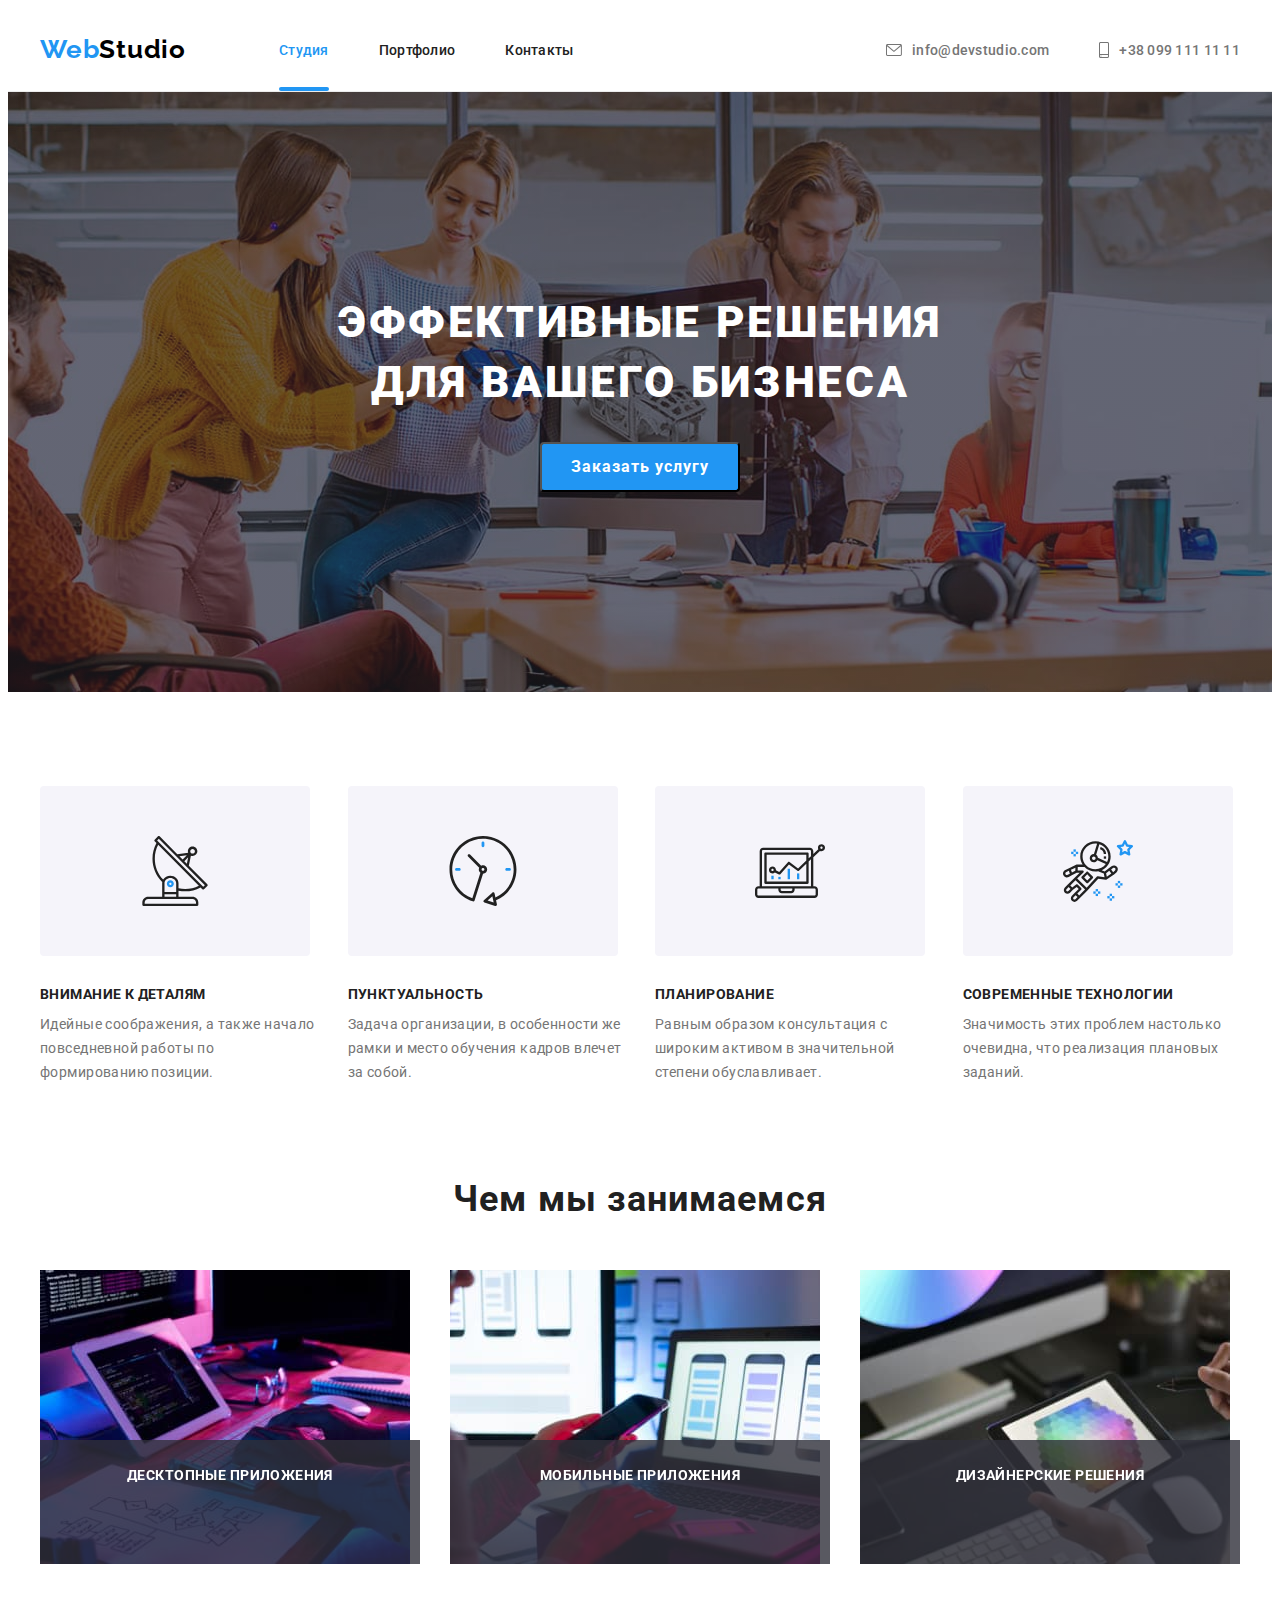
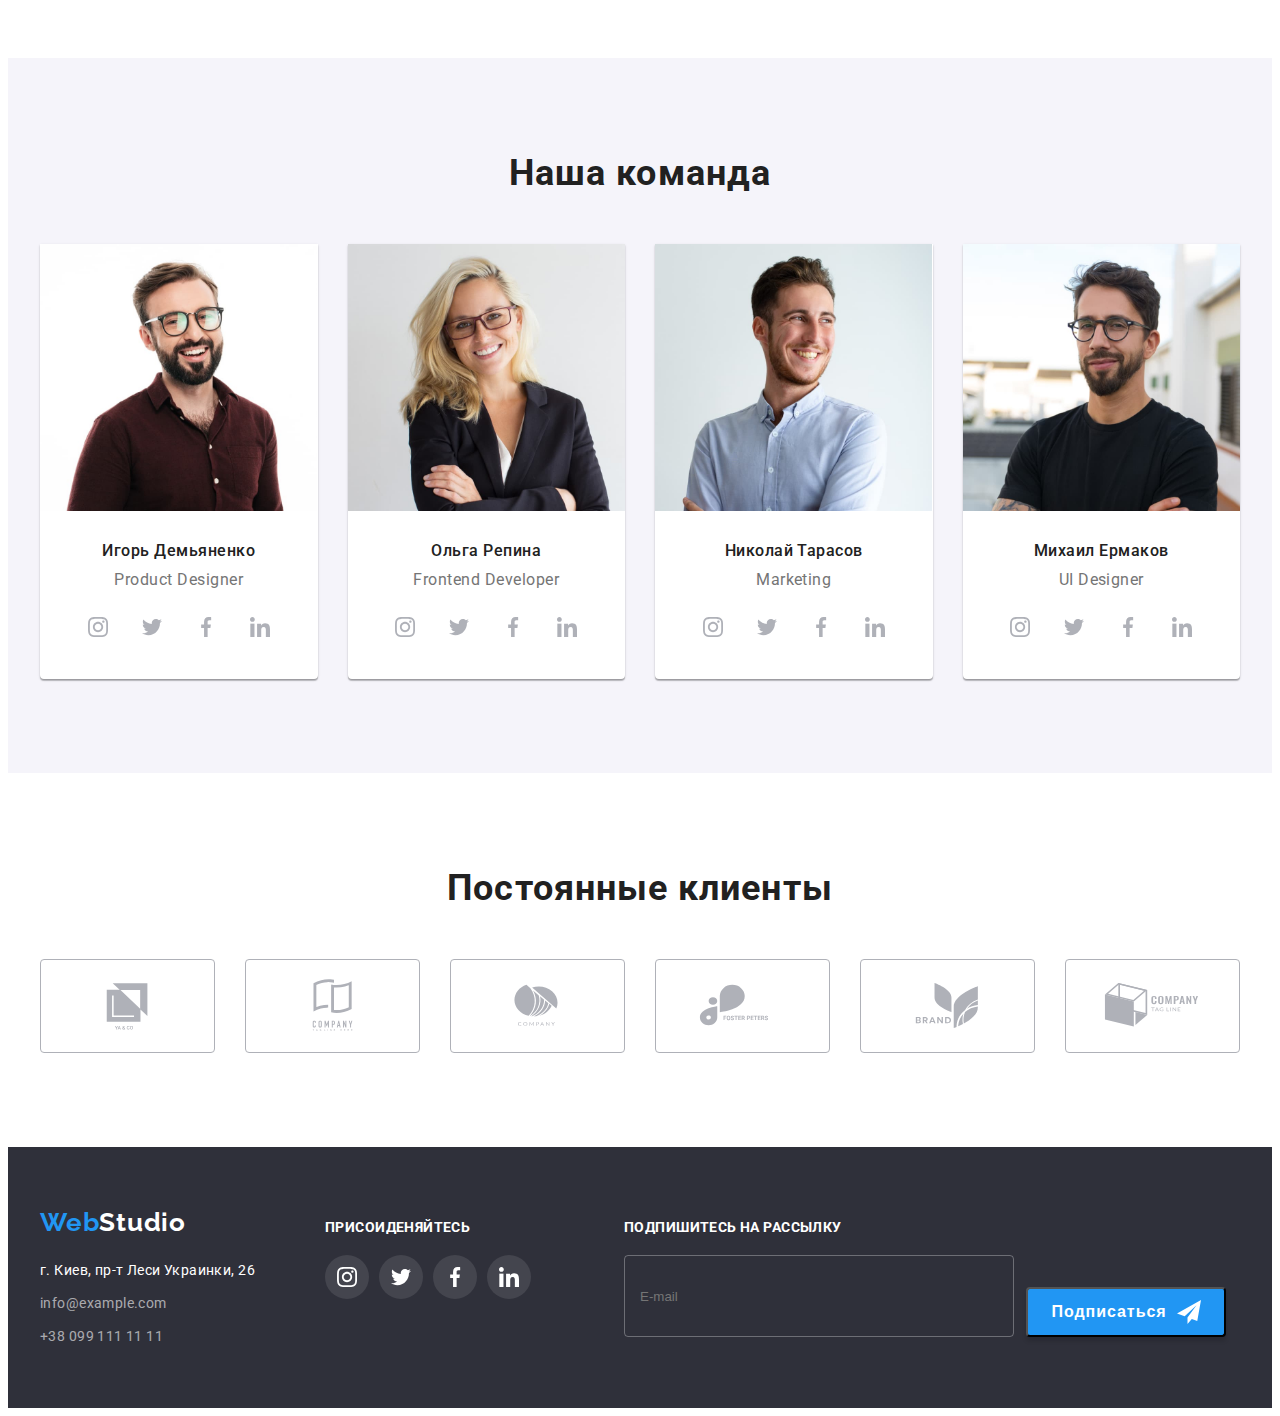
<file: index.html>
<!DOCTYPE html>
<html lang="ru">
<head>
    <meta charset="UTF-8">
    <meta http-equiv="X-UA-Compatible" content="IE=edge">
    <meta name="viewport" content="width=device-width, initial-scale=1.0">
    <title>Document</title>
    <link rel="preconnect" href="https://fonts.googleapis.com">
    <link rel="preconnect" href="https://fonts.gstatic.com" crossorigin>
    <link href="https://fonts.googleapis.com/css2?family=Raleway:wght@700&family=Roboto:wght@400;500;700;900&display=swap"
        rel="stylesheet">
        <link rel="stylesheet" href="https://cdnjs.cloudflare.com/ajax/libs/modern-normalize/1.1.0/modern-normalize.min.css"
            integrity="sha512-wpPYUAdjBVSE4KJnH1VR1HeZfpl1ub8YT/NKx4PuQ5NmX2tKuGu6U/JRp5y+Y8XG2tV+wKQpNHVUX03MfMFn9Q=="
            crossorigin="anonymous" referrerpolicy="no-referrer" />
    <link rel="stylesheet" href="./css/styles.css">
    <link rel="stylesheet" href="./css/main.min.css">
</head>

<body>
    <!-- Шапка -->
    <header class="header">
        <div class="container header__container">
            <nav class="header-nav">
                <a class="logo link" href="">Web<span class="logo-second">Studio</span> </a>
            
                <ul class="header__header-list header-list list">
                    <li class="header-list__item"><a class="header-list__link link current" href="">Студия</a></li>
                    <li class="header-list__item"><a class="header-list__link link" href="./portfolio.html">Портфолио</a></li>
                    <li class="header-list__item"><a class="header-list__link link" href="">Контакты</a></li>
                </ul>
            </nav>
            <div class="header__contacts">
                <ul class="header__header-contacts list">
                    <li class="header-list__contacts list">
                        <a class="header-list__contacts-link link" href="mailto:info@example.com"> 
                        <svg class="header-list__contacts-icon" width="16" height="12">
                        <use href="./images/sprite.svg#icon-envelope"> </use>
                    </svg> info@devstudio.com</a></li>
                    <li class="header-list__contacts list"><a class="header-list__contacts-link link" href="tel:+380991111111">
                        <svg class="header-list__contacts-icon" width="10" height="16">
                            <use href="./images/sprite.svg#icon-smartphone"></use>
                        </svg> +38 099 111 11 11</a></li>
                </ul>
            </div>

         <!-- Menu -->

            <button class="mob-menu__btn btn js-open-menu" 
              aria-expanded="false"
          aria-controls="mobile-menu">
                <svg class="mob-menu__open" width="40" height="40">
                    <use href="./images/sprite.svg#icon-menu"></use>
                </svg>
            </button>
        </div>
   

        <div class="mob-menu__container js-menu-container" id="mobile-menu">
            <button class="mob-menu__btn js-close-menu">
                <svg class="mob-menu__close btn" width="40" height="40">
                    <use href="./images/sprite.svg#icon-close_big"></use>
                </svg>
            </button>
            <div class="menu-container__wrap">
            <div class="menu-container__top">
            <ul class="menu-container__list list">
                <li class="menu-container__item">
                    <a href="./index.html" class="menu-container__link link">Студия</a>
                </li>
                <li class="menu-container__item">
                    <a href="./portfolio.html" class="menu-container__link link">Портфолио</a>
                </li>
                <li class="menu-container__item">
                    <a href="" class="menu-container__link link">Контакты</a>
                </li>
            </ul>
            </div>

            <div class="menu-container__bottom">
            <ul class="menu-container__contacts list">
                <li class="menu-container__contacts-item ">
                    <a class="menu-container__tel link" href="tel:+380991111111">
                        +38 099 111 11 11</a>
                        </li>
                <li class="menu-container__contacts-item ">
                    <a class="menu-container__mail link" href="mailto:info@example.com">
                        info@devstudio.com</a>
                        </li>
            </ul>

            <ul class="menu-container__social list">
                <li class="menu-container__social-item ">
                    <a href="" class="menu-container__social-link link">
                        Instagram
                    </a>
                </li>
                <li class="menu-container__social-item ">
                    <a href="" class="menu-container__social-link link">
                        Twitter
                    </a>
                </li>
                <li class="menu-container__social-item ">
                    <a href="" class="menu-container__social-link link">
                        Facebook
                    </a>
                </li>
                <li class="menu-container__social-item ">
                    <a href="" class="menu-container__social-link link">
                        LinkedIn
                    </a>
                </li>
            </ul>
            </div>
            </div>
        </div>
    </header>

    <main>
        <!-- Герой -->
        <section class="section hero">
           <div class="container ">
                <h1 class="hero__title">Эффективные решения для вашего бизнеса</h1>
                <button class="hero__btn btn" type="button" data-modal-open>Заказать услугу</button>
       <div class="backdrop is-hidden" data-modal>

          <!--Модалка  -->
        <div class="modal">
               <button data-modal-close class="close-button"> <svg class="close-icon" >
                   <use href="./images/sprite.svg#icon-close"></use>
               </svg> </button>
               <h2 class="modal-title">Оставьте свои данные, мы вам перезвоним</h2>
               <form action="#" class="modal-form">
               <div class="form-field">
                   <label for="name" class="modal-lable-name">Имя</label>
                   <div class="form-icon-position">
                    <input type="text" name="name" id="name" class="input-style">
                    <svg class="modal-icon">
                        <use href="./images/sprite.svg#person-form"></use>
                    </svg>
                   </div>
               </div>

            <div class="form-field">
                <label for="tel" class="modal-lable-name">Телефон</label>
                <div class="form-icon-position">
                    <input type="tel" name="tel" id="tel" class="input-style">
                    <svg class="modal-icon">
                        <use href="./images/sprite.svg#phone-form"></use>
                    </svg>
                </div>
            </div>

            <div class="form-field">
                <label for="mail" class="modal-lable-name">Почта</label>
                <div class="form-icon-position">
                <input type="email" name="mail" id="mail" class="input-style">
                    <svg class="modal-icon">
                        <use href="./images/sprite.svg#email-form"></use>
                    </svg>
                </div>
            </div>

            <div class="form-field"> 
                <label for="comment" class="modal-lable-name">Комментарий</label>
                <textarea name="comment" id="comment" placeholder="Введите текст" class="modal-textarea"></textarea>
            </div>

            <div class="form-field ">
                <label for="policy" class="policy-lable">
            <input type="checkbox" id="policy" class="checkbox">
                
               <span class="policy-icon">
                   <svg width="16" height="15">
                       <use href="./images/sprite.svg#icon-check"  ></use>
                   </svg>
               </span>
                <span class="checkbox-text"> Соглашаюсь с рассылкой и принимаю <a href="" class="modal-policy link"> Условия договора </a> </span>
            </label>
            </div>

<button type="submit" class="submit-btn btn">Отправить</button>


            </form>
           </div>
       </div>
       
            </div>
            </section>
 

        <!-- Описание преимуществ компании -->
        <section class="section benefits__section">
            <h2 class="primary-title visually-hidden">Преимущества компании</h2>
            
            <div class="container ">
                <ul class="benefits-list list">
                    <li class="benefits-list__item">
                        <div class="benefits-list__logo"> <svg class="benefits-list__icon" >
                            <use href="./images/sprite.svg#icon-antenna-1" width="70" height="70"></use>
                        </svg> </div>
                        <h3 class="benefits-list__title">Внимание к деталям</h3>
                        <p class="benefits-list__text">
                            Идейные соображения, а также начало повседневной работы по формированию позиции.
                        </p>
                    </li>
                
                    <li class="benefits-list__item">
            <div class="benefits-list__logo"> <svg class="benefits-list__icon">
                         <use href="./images/sprite.svg#icon-clock-1" ></use>
                     </svg> </div>
                        <h3 class="benefits-list__title">Пунктуальность</h3>
                        <p class="benefits-list__text">
                            Задача организации, в особенности же рамки и место обучения кадров влечет за собой.
                        </p>
                    </li>
                
                    <li class="benefits-list__item">
                        <div class="benefits-list__logo"> <svg class="benefits-list__icon">
                                <use href="./images/sprite.svg#icon-diagram-1" width="70" height="70"></use>
                            </svg> </div>
                        <h3 class="benefits-list__title">Планирование</h3>
                        <p class="benefits-list__text">
                            Равным образом консультация с широким активом в значительной степени обуславливает.
                        </p>
                    </li>
                
                    <li class="benefits-list__item">
                        <div class="benefits-list__logo"> <svg class="benefits-list__icon">
                                <use href="./images/sprite.svg#icon-astronaut-1" width="70" height="70"></use>
                            </svg> </div>
                        <h3 class="benefits-list__title">Современные технологии</h3>
                        <p class="benefits-list__text">
                            Значимость этих проблем настолько очевидна, что реализация плановых заданий.
                        </p>
                    </li>
                </ul>
            </div>
        </section>

        <!-- Описание направления работы -->

        <section class="section work">
           <div class="container ">
                <h2 class="primary-title">Чем мы занимаемся</h2>
                <ul class="work-list list">
                    <li class="work-list__item"> 

                        <img srcset="./images/box/box1.jpg 1x, ./images/box/box1-2x.jpg 2x"
                         src="./images/box/box1.jpg" alt="Рабочее место" width="370">
                    <p class="work-list__text">Десктопные приложения</p>
                    </li>
                    <li class="work-list__item">
                        <img srcset="./images/box/box2.jpg 1x, ./images/box/box2-2x.jpg 2x"
                         src="./images/box/box2.jpg" alt="Компьютер и телефон" width="370">
                    <p class="work-list__text">Мобильные приложения</p>
                    </li>
                    <li class="work-list__item">
                        <img srcset="./images/box/box3.jpg 1x, ./images/box/box3-2x.jpg 2x"
                         src="./images/box/box3.jpg" alt="Планшет" width="370">
                    <p class="work-list__text">Дизайнерские решения</p>
                    </li>
                </ul>
           </div>
        </section>

        <!-- Команда -->
        <section class="section team">
            
            <div class="container "> 
                <h2 class="primary-title">Наша команда</h2>
                <ul class="team-list list">
                    <li class="team-list__item">
                       <picture>
                           <source srcset="./images/team/IgorDemianenko.jpg 1x, ./images/team/IgorDemianenko-2x.jpg 2x" media="(min-width: 1200px)">
                        <source srcset="./images/team/IgorDemianenko-tab.jpg 1x, ./images/team/IgorDemianenko-tab-2x.jpg 2x"
                            media="(min-width: 768px)">
                        <img
                        srcset="./images/team/IgorDemianenko-mob.jpg 1x, ./images/team/IgorDemianenko-mob-2x.jpg 2x"
                         src="./images/team/IgorDemianenko-mob.jpg" alt="Игорь Демьяненко" >
                        </picture>
                        <div class="team-list__content">
                            <h3 class="team-list__title">Игорь Демьяненко</h3>
                            <p class="team-list__text" lang="en">Product Designer</p>
                            <ul class="team-list__social-list social-list list">
                                <li class="social-list__item"> 
                                    <a href="" class="social-list__link link">
                                    <svg class="social-list__icon" width="20" height="20">
                                    <use href="./images/sprite.svg#icon-instagram-2"></use>
                                </svg>
                            </a>
                            </li>
                            <li class="social-list__item"> 
                                <a href="" class="social-list__link link">
                                    <svg class="social-list__icon" width="20" height="20">
                                        <use href="./images/sprite.svg#icon-twitter-1"></use>
                                    </svg>
                                </a>
                            </li>
                            <li class="social-list__item"> 
                                <a href="" class="social-list__link link">
                                    <svg class="social-list__icon" width="20" height="20">
                                        <use href="./images/sprite.svg#icon-facebook-1"></use>
                                    </svg>
                                </a>
                            </li>
                            <li class="social-list__item"> 
                                <a href="" class="social-list__link link">
                                    <svg class="social-list__icon" width="20" height="20">
                                        <use href="./images/sprite.svg#icon-linkedin-1"></use>
                                    </svg>
                                </a>
                            </li>
                            </ul>
                        </div>
                    </li>
                
                    <li class="team-list__item">
                        <picture>
                            <source srcset="./images/team/OlgaRepina.jpg 1x, ./images/team/OlgaRepina-2x.jpg 2x"
                                media="(min-width: 1200px)">
                            <source srcset="./images/team/OlgaRepina-tab.jpg 1x, ./images/team/OlgaRepina-tab-2x.jpg 2x"
                                media="(min-width: 768px)">
                            <img srcset="./images/team/OlgaRepina-mob.jpg 1x, ./images/team/OlgaRepina-mob-2x.jpg 2x"
                                src="./images/team/OlgaRepina-mob.jpg" alt="Ольга Репина" >
                        </picture>
                        
                    <div class="team-list__content">
                        <h3 class="team-list__title">Ольга Репина</h3>
                        <p class="team-list__text" lang="en">Frontend Developer</p>
                        <ul class="team-list__social-list social-list list">
                        
                                <li class="social-list__item">
                                    <a href="" class="social-list__link link">
                                        <svg class="social-list__icon" width="20" height="20">
                                            <use href="./images/sprite.svg#icon-instagram-2"></use>
                                        </svg>
                                    </a>
                                </li>
                                <li class="social-list__item">
                                    <a href="" class="social-list__link link">
                                        <svg class="social-list__icon" width="20" height="20">
                                            <use href="./images/sprite.svg#icon-twitter-1"></use>
                                        </svg>
                                    </a>
                                </li>
                                <li class="social-list__item">
                                    <a href="" class="social-list__link link">
                                        <svg class="social-list__icon" width="20" height="20">
                                            <use href="./images/sprite.svg#icon-facebook-1"></use>
                                        </svg>
                                    </a>
                                </li>
                                <li class="social-list__item">
                                    <a href="" class="social-list__link link">
                                        <svg class="social-list__icon" width="20" height="20">
                                            <use href="./images/sprite.svg#icon-linkedin-1"></use>
                                        </svg>
                                    </a>
                                </li>
                            </ul>
                    </div>
                            </li>
                
                    <li class="team-list__item">
                        <picture>
                            <source srcset="./images/team/NikTarasov.jpg 1x, ./images/team/NikTarasov-2x.jpg 2x" media="(min-width: 1200px)">
                            <source srcset="./images/team/NikTarasov-tab.jpg 1x, ./images/team/NikTarasov-tab-2x.jpg 2x"
                                media="(min-width: 768px)">
                            <img srcset="./images/team/NikTarasov-mob.jpg 1x, ./images/team/NikTarasov-mob-2x.jpg 2x"
                                src="./images/team/NikTarasov-mob.jpg" alt="Николай Тарасов">
                        </picture>
                        
                       
                    <div class="team-list__content">
                        <h3 class="team-list__title">Николай Тарасов</h3>
                        <p class="team-list__text" lang="en">Marketing</p>
                            <ul class="team-list__social-list social-list list">
                      
                            <li class="social-list__item">
                                <a href="" class="social-list__link link">
                                    <svg class="social-list__icon" width="20" height="20">
                                        <use href="./images/sprite.svg#icon-instagram-2"></use>
                                    </svg>
                                </a>
                            </li>
                            <li class="social-list__item">
                                <a href="" class="social-list__link link">
                                    <svg class="social-list__icon" width="20" height="20">
                                        <use href="./images/sprite.svg#icon-twitter-1"></use>
                                    </svg>
                                </a>
                            </li>
                            <li class="social-list__item">
                                <a href="" class="social-list__link link">
                                    <svg class="social-list__icon" width="20" height="20">
                                        <use href="./images/sprite.svg#icon-facebook-1"></use>
                                    </svg>
                                </a>
                            </li>
                            <li class="social-list__item">
                                <a href="" class="social-list__link link">
                                    <svg class="social-list__icon" width="20" height="20">
                                        <use href="./images/sprite.svg#icon-linkedin-1"></use>
                                    </svg>
                                </a>
                            </li>
                        </ul>
                    </div>
                        </li>
                
                    <li class="team-list__item">
                        <picture>
                            <source srcset="./images/team/MichaelErmakov.jpg 1x, ./images/team/MichaelErmakov-2x.jpg 2x" media="(min-width: 1200px)">
                            <source srcset="./images/team/MichaelErmakov-tab.jpg 1x, ./images/team/MichaelErmakov-tab-2x.jpg 2x"
                                media="(min-width: 768px)">
                            <img srcset="./images/team/MichaelErmakov-mob.jpg 1x, ./images/team/MichaelErmakov-mob-2x.jpg 2x"
                                src="./images/team/MichaelErmakov-mob.jpg" alt="Михаил Ермаков">
                        </picture>
                        
                        
                    <div class="team-list__content">
                        <h3 class="team-list__title">Михаил Ермаков</h3>
                        <p class="team-list__text" lang="en">UI Designer</p>
                         <ul class="team-list__social-list social-list list">
                        
                            <li class="social-list__item">
                                <a href="" class="social-list__link link">
                                    <svg class="social-list__icon" width="20" height="20">
                                        <use href="./images/sprite.svg#icon-instagram-2"></use>
                                    </svg>
                                </a>
                            </li>
                            <li class="social-list__item">
                                <a href="" class="social-list__link link">
                                    <svg class="social-list__icon" width="20" height="20">
                                        <use href="./images/sprite.svg#icon-twitter-1"></use>
                                    </svg>
                                </a>
                            </li>
                            <li class="social-list__item">
                                <a href="" class="social-list__link link">
                                    <svg class="social-list__icon" width="20" height="20">
                                        <use href="./images/sprite.svg#icon-facebook-1"></use>
                                    </svg>
                                </a>
                            </li>
                            <li class="social-list__item">
                                <a href="" class="social-list__link link">
                                    <svg class="social-list__icon" width="20" height="20">
                                        <use href="./images/sprite.svg#icon-linkedin-1"></use>
                                    </svg>
                                </a>
                            </li>
                        </ul>
                    </div>
                        </li>
                </ul>
            </div>

        </section>

        <!-- Компании -->

        <section class="section clients">
            <div class="container ">
            <h2 class="primary-title">Постоянные клиенты</h2>
            <ul class="clients__clients-list clients-list list">
               
                <li class="clients-list__item">
                    <a href="" class="clients-list__link">
                    <svg class="clients-list__icon" >
                        <use href="./images/sprite.svg#icon-Logo" ></use>
                    </svg>
                    </a>
                </li>
                
                <li class="clients-list__item">
                    <a href="" class="clients-list__link">
                    <svg class="clients-list__icon" width="106" height="60">
                        <use href="./images/sprite.svg#icon-Logo-1" ></use>
                    </svg>
                    </a>
                </li>
                
                <li class="clients-list__item">
                    <a href="" class="clients-list__link">
                    <svg class="clients-list__icon" width="106" height="60">
                        <use href="./images/sprite.svg#icon-Logo-2" ></use>
                    </svg>
                    </a>
                </li>
                
                <li class="clients-list__item">
                    <a href="" class="clients-list__link">
                    <svg class="clients-list__icon" width="106" height="60">
                        <use href="./images/sprite.svg#icon-Logo-3" ></use>
                    </svg>
                    </a>
                </li>
                
                <li class="clients-list__item">
                    <a href="" class="clients-list__link">
                    <svg class="clients-list__icon" width="106" height="60">
                        <use href="./images/sprite.svg#icon-Logo-4" ></use>
                    </svg>
                    </a>
                </li>
                
                <li class="clients-list__item">
                    <a href="" class="clients-list__link">
                    <svg class="clients-list__icon" width="106" height="60">
                        <use href="./images/sprite.svg#icon-Logo-5" ></use>
                    </svg>
                    </a>
                </li>
            </ul>
            </div>
        </section>

    </main>

    <!-- футер -->
    <footer class="footer">
        <div class="footer-container container">
    <div class="footer-container-pos">
            <div>
            <a class="logo link" href="./index.html">Web<span class="footer-logo">Studio</span> </a>
        <address class="address"> 
        <ul class="footer-list list">
            <li class="footer-item"><a class="footer-address link" href="">г. Киев, пр-т Леси Украинки, 26</a></li>
            <li class="footer-item"><a class="footer-contacts link" href="mailto:info@example.com">info@example.com</a></li>
            <li class="footer-item"><a class="footer-contacts link" href="tel:+380991111111">+38 099 111 11 11</a></li>
        </ul>
        </address>
        </div>
        <div class="footer-right">
            <h2 class="footer-right-title">Присоиденяйтесь</h2>
            <ul class="footer-social list">
                <li class="footer-social-item"> <a href="" class="footer-social-link link">
                        <svg class="footer-social-icon" width="20" height="20">
                            <use href="./images/sprite.svg#icon-instagram-2"></use>
                        </svg>
                    </a>
                </li>
                <li class="footer-social-item"> <a href="" class="footer-social-link link">
                        <svg class="footer-social-icon" width="20" height="20">
                            <use href="./images/sprite.svg#icon-twitter-1"></use>
                        </svg>
                    </a>
                </li>
                <li class="footer-social-item"> <a href="" class="footer-social-link link">
                        <svg class="footer-social-icon" width="20" height="20">
                            <use href="./images/sprite.svg#icon-facebook-1"></use>
                        </svg>
                    </a>
                </li>
                <li class="footer-social-item"> <a href="" class="footer-social-link link">
                        <svg class="footer-social-icon" width="20" height="20">
                            <use href="./images/sprite.svg#icon-linkedin-1"></use>
                        </svg>
                    </a>
                </li>
                </ul>
        </div>
        </div>
        <div class="footer-form">
            <h2 class="footer-right-title">Подпишитесь на рассылку</h2>
            <div class="footer-email-container">
            <input type="email" placeholder="E-mail" class="footer-email">
            <button type="submit" class=" footer-btn">
                Подписаться
                <svg class="footer-form-icon"> 
                    <use href="./images/sprite.svg#icon-send"></use>

            </svg> </button>
            </div>
        </div>
</div>
    </footer>
    <!-- <script defer src="https://cdnjs.cloudflare.com/ajax/libs/body-scroll-lock/3.1.5/bodyScrollLock.min.js"
        integrity="sha512-HowizSDbQl7UPEAsPnvJHlQsnBmU2YMrv7KkTBulTLEGz9chfBoWYyZJL+MUO6p/yBuuMO/8jI7O29YRZ2uBlA=="
        crossorigin="anonymous"></script> -->
    <script src="./js/modal.js"></script>
    <script src="./js/menu.js"></script>
</body>
</html>
</file>
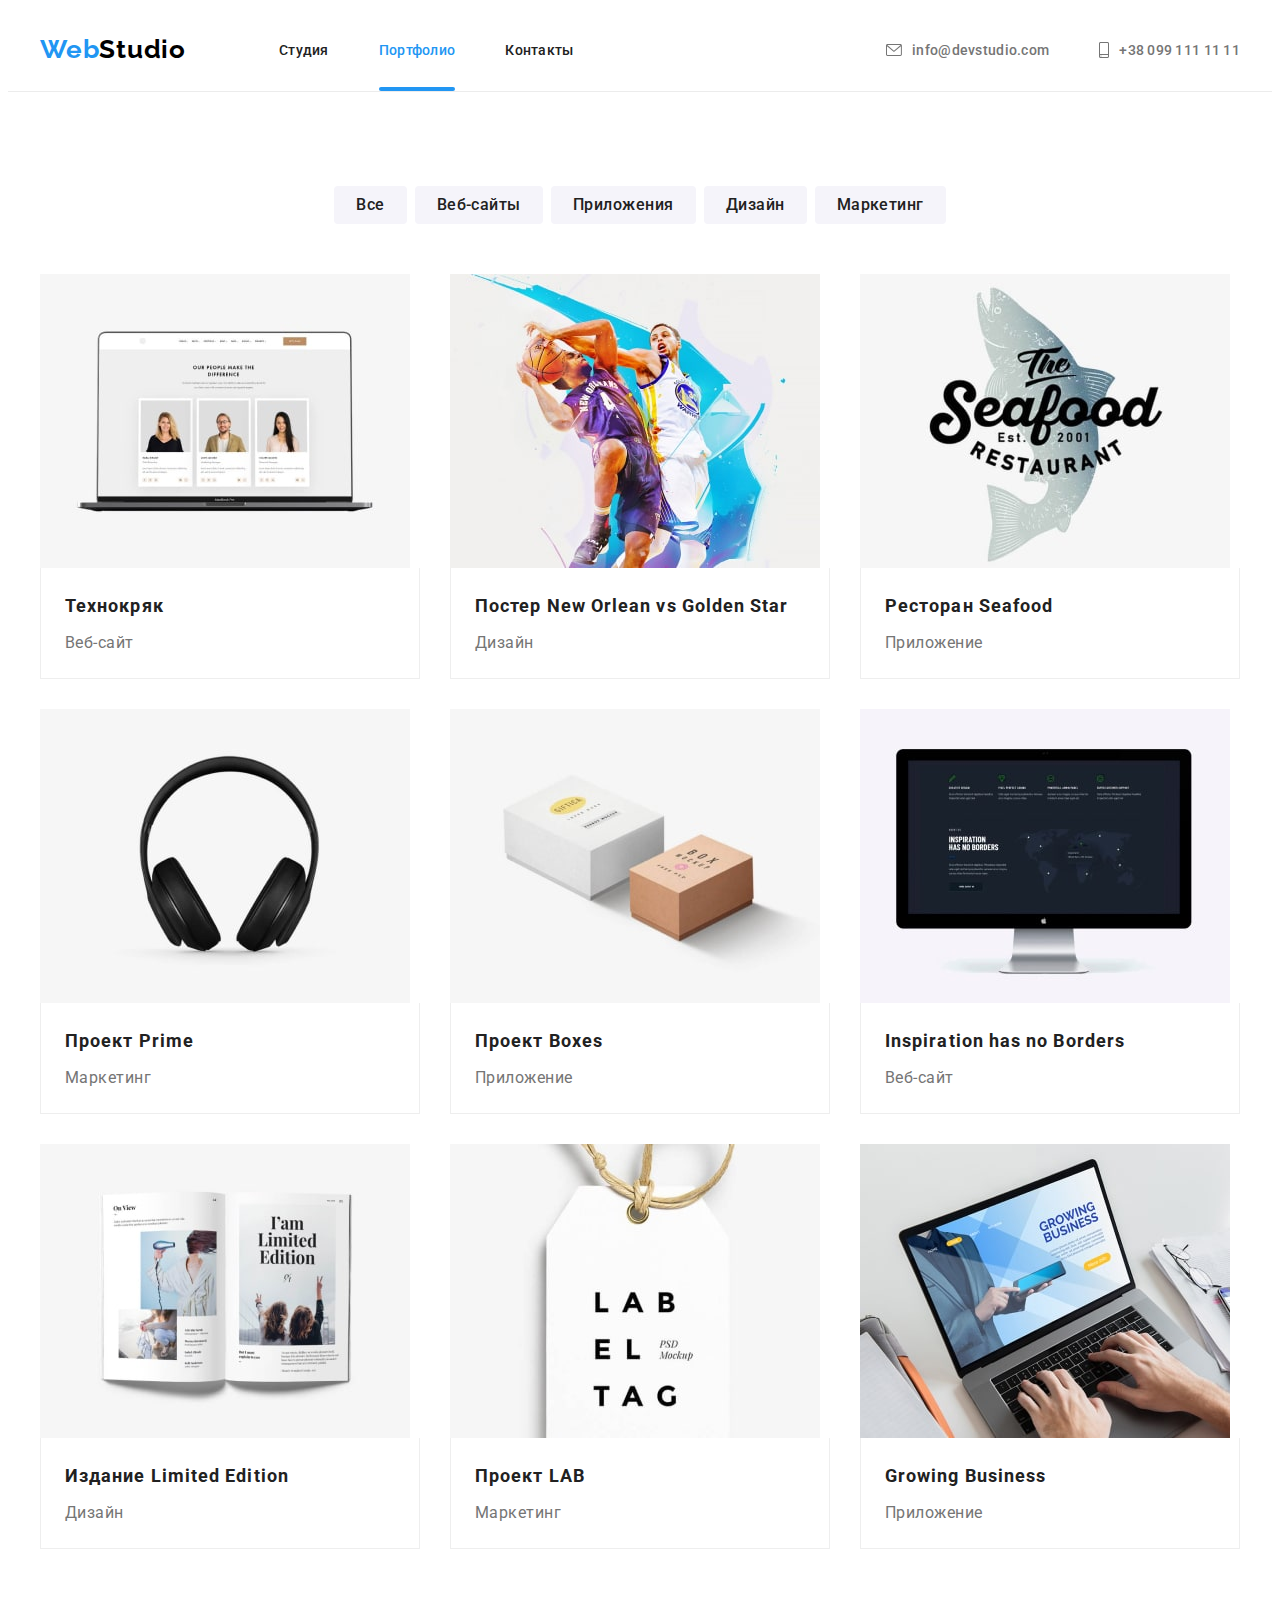
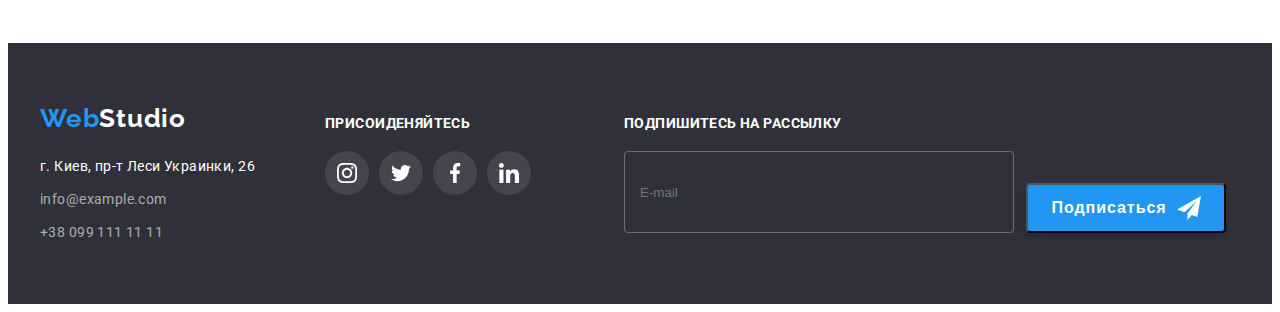
<file: portfolio.html>
<!DOCTYPE html>
<html lang="ru">
<head>
    <meta charset="UTF-8">
    <meta http-equiv="X-UA-Compatible" content="IE=edge">
    <meta name="viewport" content="width=device-width, initial-scale=1.0">
    <title>Portfolio</title>
    <link rel="preconnect" href="https://fonts.googleapis.com">
    <link rel="preconnect" href="https://fonts.gstatic.com" crossorigin>
    <link href="https://fonts.googleapis.com/css2?family=Raleway:wght@700&family=Roboto:wght@400;500;700;900&display=swap"
        rel="stylesheet">
        <link rel="stylesheet" href="https://cdnjs.cloudflare.com/ajax/libs/modern-normalize/1.1.0/modern-normalize.min.css"
            integrity="sha512-wpPYUAdjBVSE4KJnH1VR1HeZfpl1ub8YT/NKx4PuQ5NmX2tKuGu6U/JRp5y+Y8XG2tV+wKQpNHVUX03MfMFn9Q=="
            crossorigin="anonymous" referrerpolicy="no-referrer" />
    <link rel="stylesheet" href="./css/styles.css">
    <link rel="stylesheet" href="./css/main.min.css">
</head>
<body>
    
<!-- Шапка -->
<header class="header">
    <div class="container header__container">
        <nav class="header-nav">
            <a class="logo link" href="./index.html">Web<span class="logo-second">Studio</span> </a>

            <ul class="header__header-list header-list list">
                <li class="header-list__item"><a class="header-list__link link " href="./index.html">Студия</a></li>
                <li class="header-list__item"><a class="header-list__link link current" href="./portfolio.html">Портфолио</a>
                </li>
                <li class="header-list__item"><a class="header-list__link link" href="">Контакты</a></li>
            </ul>
        </nav>
        <div class="header__contacts">
            <ul class="header__header-contacts list">
                <li class="header-list__contacts list">
                    <a class="header-list__contacts-link link" href="mailto:info@example.com">
                        <svg class="header-list__contacts-icon" width="16" height="12">
                            <use href="./images/sprite.svg#icon-envelope"> </use>
                        </svg> info@devstudio.com</a>
                </li>
                <li class="header-list__contacts list"><a class="header-list__contacts-link link"
                        href="tel:+380991111111">
                        <svg class="header-list__contacts-icon" width="10" height="16">
                            <use href="./images/sprite.svg#icon-smartphone"></use>
                        </svg> +38 099 111 11 11</a></li>
            </ul>
        </div>

        <!-- Menu -->

            <button class="mob-menu__btn btn js-open-menu" aria-expanded="false" aria-controls="mobile-menu">
                <svg class="mob-menu__open" width="40" height="40">
                    <use href="./images/sprite.svg#icon-menu"></use>
                </svg>
            </button>
            </div>
            
            
            <div class="mob-menu__container js-menu-container" id="mobile-menu">
                <button class="mob-menu__btn js-close-menu">
                    <svg class="mob-menu__close btn" width="40" height="40">
                        <use href="./images/sprite.svg#icon-close_big"></use>
                    </svg>
                </button>
                <div class="menu-container__wrap">
                    <div class="menu-container__top">
                        <ul class="menu-container__list list">
                            <li class="menu-container__item">
                                <a href="./index.html" class="menu-container__link link">Студия</a>
                            </li>
                            <li class="menu-container__item">
                                <a href="./portfolio.html" class="menu-container__link link">Портфолио</a>
                            </li>
                            <li class="menu-container__item">
                                <a href="" class="menu-container__link link">Контакты</a>
                            </li>
                        </ul>
                    </div>
            
                    <div class="menu-container__bottom">
                        <ul class="menu-container__contacts list">
                            <li class="menu-container__contacts-item ">
                                <a class="menu-container__tel link" href="tel:+380991111111">
                                    +38 099 111 11 11</a>
                            </li>
                            <li class="menu-container__contacts-item ">
                                <a class="menu-container__mail link" href="mailto:info@example.com">
                                    info@devstudio.com</a>
                            </li>
                        </ul>
            
                        <ul class="menu-container__social list">
                            <li class="menu-container__social-item ">
                                <a href="" class="menu-container__social-link link">
                                    Instagram
                                </a>
                            </li>
                            <li class="menu-container__social-item ">
                                <a href="" class="menu-container__social-link link">
                                    Twitter
                                </a>
                            </li>
                            <li class="menu-container__social-item ">
                                <a href="" class="menu-container__social-link link">
                                    Facebook
                                </a>
                            </li>
                            <li class="menu-container__social-item ">
                                <a href="" class="menu-container__social-link link">
                                    LinkedIn
                                </a>
                            </li>
                        </ul>
                    </div>
                </div>
            </div>
            </header>

<main>
    <h1 hidden>Наши роботы</h1>
<section class="menu-section">
<div class="container menu-container">
    <ul class="menu-list list">
        <li class="menu-item"><button type="button" class="menu-btn btn">Все</button></li>
        <li class="menu-item"><button type="button" class="menu-btn btn">Веб-сайты</button></li>
        <li class="menu-item"><button type="button" class="menu-btn btn">Приложения</button></li>
        <li class="menu-item"><button type="button" class="menu-btn btn">Дизайн</button></li>
        <li class="menu-item"><button type="button" class="menu-btn btn">Маркетинг</button></li>
    </ul>
</div>

<div class="container portfolio-container">
    <ul class="portfolio-list list">
        <li class="portfolio-item">
        <div class="portfolio-thumb">
           <a href="" class="portfolio-link link">
               <div class="portfolio-overlay"> 
                   <p class="overlay-text"> Технокряк это современная площадка распространения коронавируса. Компании используют эту платформу для цифрового
            шпионажа и атак на защищённые сервера конкурентов.</p>
        </div>

        <picture>
    <source srcset="./images/portfolio/portfolio1.jpg 1x, ./images/portfolio/portfolio1-2x.jpg 2x"
        media="(min-width: 1200px)">
    <source srcset="./images/portfolio/tab/portfolio1-tab.jpg 1x, ./images/portfolio/tab/portfolio1-tab-2x.jpg 2x"
        media="(min-width: 768px)">
            <img srcset="./images/portfolio/mob/portfolio1-mob.jpg 1x, ./images/portfolio/mob/portfolio1-mob-2x.jpg 2x"
             src="./images/portfolio/mob/portfolio1-mob.jpg" alt="Ноутбук" >
        </picture>
        </div>
            <div class="container-text">
            <h2 class="portfolio-title">Технокряк</h2>
            <p class="portfolio-text">Веб-сайт</p>
            </div>
            </a>
        </li>

        <li class="portfolio-item">
            <div class="portfolio-thumb">
                <a href="" class="portfolio-link link">
                    <div class="portfolio-overlay">
                        <p class="overlay-text"> Технокряк это современная площадка распространения коронавируса. Компании
                            используют эту платформу для цифрового
                            шпионажа и атак на защищённые сервера конкурентов.</p>
                    </div>

                    <picture>
                        <source srcset="./images/portfolio/portfolio2.jpg 1x, ./images/portfolio/portfolio2-2x.jpg 2x"
                            media="(min-width: 1200px)">
                        <source srcset="./images/portfolio/tab/portfolio2-tab.jpg 1x, ./images/portfolio/tab/portfolio2-tab-2x.jpg 2x"
                            media="(min-width: 768px)">
                        <img srcset="./images/portfolio/mob/portfolio2-mob.jpg 1x, ./images/portfolio/mob/portfolio2-mob-2x.jpg 2x"
                            src="./images/portfolio/mob/portfolio2-mob.jpg" alt="Баскетболисты">
                    </picture>
            </div>
            <div class="container-text">
            <h2 class="portfolio-title">Постер New Orlean vs Golden Star</h2>
            <p class="portfolio-text">Дизайн</p>
            </div>
            </a>
        </li>
        <li class="portfolio-item">
            <div class="portfolio-thumb">
                <a href="" class="portfolio-link link">
                    <div class="portfolio-overlay">
                        <p class="overlay-text"> Технокряк это современная площадка распространения коронавируса. Компании
                            используют эту платформу для цифрового
                            шпионажа и атак на защищённые сервера конкурентов.</p>
                    </div>
                    <picture>
                        <source srcset="./images/portfolio/portfolio3.jpg 1x, ./images/portfolio/portfolio3-2x.jpg 2x"
                            media="(min-width: 1200px)">
                        <source srcset="./images/portfolio/tab/portfolio3-tab.jpg 1x, ./images/portfolio/tab/portfolio3-tab-2x.jpg 2x"
                            media="(min-width: 768px)">
                        <img srcset="./images/portfolio/mob/portfolio3-mob.jpg 1x, ./images/portfolio/mob/portfolio3-mob-2x.jpg 2x"
                            src="./images/portfolio/mob/portfolio3-mob.jpg" alt="Логотип ресторана">
                    </picture>
      
            </div>
            <div class="container-text">
            <h2 class="portfolio-title">Ресторан Seafood</h2>
            <p class="portfolio-text">Приложение</p>
            </div>
            </a>
        </li>
        <li class="portfolio-item">
        <div class="portfolio-thumb">
            <a href="" class="portfolio-link link">
                <div class="portfolio-overlay">
                    <p class="overlay-text"> Технокряк это современная площадка распространения коронавируса. Компании
                        используют эту платформу для цифрового
                        шпионажа и атак на защищённые сервера конкурентов.</p>
                </div>
                <picture>
                    <source srcset="./images/portfolio/portfolio4.jpg 1x, ./images/portfolio/portfolio4-2x.jpg 2x"
                        media="(min-width: 1200px)">
                    <source srcset="./images/portfolio/tab/portfolio4-tab.jpg 1x, ./images/portfolio/tab/portfolio4-tab-2x.jpg 2x"
                        media="(min-width: 768px)">
                    <img srcset="./images/portfolio/mob/portfolio4-mob.jpg 1x, ./images/portfolio/mob/portfolio4-mob-2x.jpg 2x"
                        src="./images/portfolio/mob/portfolio4-mob.jpg" alt="Наушники">
                </picture>
           
            </div>
            <div class="container-text">
            <h2 class="portfolio-title">Проект Prime</h2>
            <p class="portfolio-text">Маркетинг</p>
            </div>
            </a>
        </li>
        <li class="portfolio-item">
            <div class="portfolio-thumb">
                <a href="" class="portfolio-link link">
                    <div class="portfolio-overlay">
                        <p class="overlay-text"> Технокряк это современная площадка распространения коронавируса. Компании
                            используют эту платформу для цифрового
                            шпионажа и атак на защищённые сервера конкурентов.</p>
                    </div>
                    <picture>
                        <source srcset="./images/portfolio/portfolio5.jpg 1x, ./images/portfolio/portfolio5-2x.jpg 2x"
                            media="(min-width: 1200px)">
                        <source srcset="./images/portfolio/tab/portfolio5-tab.jpg 1x, ./images/portfolio/tab/portfolio5-tab-2x.jpg 2x"
                            media="(min-width: 768px)">
                        <img srcset="./images/portfolio/mob/portfolio5-mob.jpg 1x, ./images/portfolio/mob/portfolio5-mob-2x.jpg 2x"
                            src="./images/portfolio/mob/portfolio5-mob.jpg" alt="Коробки">
                    </picture>
           
            </div>
            <div class="container-text">
            <h2 class="portfolio-title">Проект Boxes</h2>
            <p class="portfolio-text">Приложение</p>
            </div>
            </a>
        </li>
        <li class="portfolio-item">
        <div class="portfolio-thumb">
        <a href="" class="portfolio-link link">
                <div class="portfolio-overlay">
                    <p class="overlay-text"> Технокряк это современная площадка распространения коронавируса. Компании
                        используют эту платформу для цифрового
                        шпионажа и атак на защищённые сервера конкурентов.</p>
                </div>
                <picture>
                    <source srcset="./images/portfolio/portfolio6.jpg 1x, ./images/portfolio/portfolio6-2x.jpg 2x"
                        media="(min-width: 1200px)">
                    <source srcset="./images/portfolio/tab/portfolio6-tab.jpg 1x, ./images/portfolio/tab/portfolio6-tab-2x.jpg 2x"
                        media="(min-width: 768px)">
                    <img srcset="./images/portfolio/mob/portfolio6-mob.jpg 1x, ./images/portfolio/mob/portfolio6-mob-2x.jpg 2x"
                        src="./images/portfolio/mob/portfolio6-mob.jpg" alt="IMac">
                </picture>
         
            </div>
            <div class="container-text">
            <h2 class="portfolio-title">Inspiration has no Borders</h2>
            <p class="portfolio-text">Веб-сайт</p>
            </div>
        </a>
        </li>
        
        <li class="portfolio-item">
        <div class="portfolio-thumb">
            <a href="" class="portfolio-link link">
                <div class="portfolio-overlay">
                    <p class="overlay-text"> Технокряк это современная площадка распространения коронавируса. Компании
                        используют эту платформу для цифрового
                        шпионажа и атак на защищённые сервера конкурентов.</p>
                </div>
                <picture>
                    <source srcset="./images/portfolio/portfolio7.jpg 1x, ./images/portfolio/portfolio7-2x.jpg 2x"
                        media="(min-width: 1200px)">
                    <source srcset="./images/portfolio/tab/portfolio7-tab.jpg 1x, ./images/portfolio/tab/portfolio7-tab-2x.jpg 2x"
                        media="(min-width: 768px)">
                    <img srcset="./images/portfolio/mob/portfolio7-mob.jpg 1x, ./images/portfolio/mob/portfolio7-mob-2x.jpg 2x"
                        src="./images/portfolio/mob/portfolio7-mob.jpg" alt="Журнал">
                </picture>
         
            </div>
            <div class="container-text">
            <h2 class="portfolio-title">Издание Limited Edition</h2>
            <p class="portfolio-text">Дизайн</p>
            </div>
            </a>
        </li>
        <li class="portfolio-item">
            <div class="portfolio-thumb">
                <a href="" class="portfolio-link link">
                    <div class="portfolio-overlay">
                        <p class="overlay-text"> Технокряк это современная площадка распространения коронавируса. Компании
                            используют эту платформу для цифрового
                            шпионажа и атак на защищённые сервера конкурентов.</p>
                    </div>
                    <picture>
                        <source srcset="./images/portfolio/portfolio8.jpg 1x, ./images/portfolio/portfolio8-2x.jpg 2x"
                            media="(min-width: 1200px)">
                        <source srcset="./images/portfolio/tab/portfolio8-tab.jpg 1x, ./images/portfolio/tab/portfolio8-tab-2x.jpg 2x"
                            media="(min-width: 768px)">
                        <img srcset="./images/portfolio/mob/portfolio8-mob.jpg 1x, ./images/portfolio/mob/portfolio8-mob-2x.jpg 2x"
                            src="./images/portfolio/mob/portfolio8-mob.jpg" alt="Стикер">
                    </picture>
          
            </div>
            <div class="container-text">
            <h2 class="portfolio-title">Проект LAB</h2>
            <p class="portfolio-text">Маркетинг</p>
            </div>
            </a>
        </li>
        <li class="portfolio-item">
        <div class="portfolio-thumb">
            <a href="" class="portfolio-link link">
                <div class="portfolio-overlay">
                    <p class="overlay-text"> Технокряк это современная площадка распространения коронавируса. Компании
                        используют эту платформу для цифрового
                        шпионажа и атак на защищённые сервера конкурентов.</p>
                </div>
                <picture>
                    <source srcset="./images/portfolio/portfolio9.jpg 1x, ./images/portfolio/portfolio9-2x.jpg 2x"
                        media="(min-width: 1200px)">
                    <source srcset="./images/portfolio/tab/portfolio9-tab.jpg 1x, ./images/portfolio/tab/portfolio9-tab-2x.jpg 2x"
                        media="(min-width: 768px)">
                    <img srcset="./images/portfolio/mob/portfolio9-mob.jpg 1x, ./images/portfolio/mob/portfolio9-mob-2x.jpg 2x"
                        src="./images/portfolio/mob/portfolio9-mob.jpg" alt="Ноутбук">
                </picture>
        
            </div>
            <div class="container-text">
            <h2 class="portfolio-title">Growing Business</h2>
            <p class="portfolio-text">Приложение</p>
            </div>
            </a>
        </li>
    
    
    </ul>
</div>

</section>
</main>

<!-- футер -->
    <footer class="footer">
    <div class="footer-container container">
        <div class="footer-container-pos">
        <div>
            <a class="logo link" href="./index.html">Web<span class="footer-logo">Studio</span> </a>
            <address class="address">
                <ul class="footer-list list">
                    <li class="footer-item"><a class="footer-address link" href="">г. Киев, пр-т Леси Украинки, 26</a>
                    </li>
                    <li class="footer-item"><a class="footer-contacts link"
                            href="mailto:info@example.com">info@example.com</a></li>
                    <li class="footer-item"><a class="footer-contacts link" href="tel:+380991111111">+38 099 111 11
                            11</a></li>
                </ul>
            </address>
        </div>
        <div class="footer-right">
            <h2 class="footer-right-title">Присоиденяйтесь</h2>
            <ul class="footer-social list">
                <li class="footer-social-item"> <a href="" class="footer-social-link link">
                        <svg class="footer-social-icon" width="20" height="20">
                            <use href="./images/sprite.svg#icon-instagram-2"></use>
                        </svg>
                    </a>
                </li>
                <li class="footer-social-item"> <a href="" class="footer-social-link link">
                        <svg class="footer-social-icon" width="20" height="20">
                            <use href="./images/sprite.svg#icon-twitter-1"></use>
                        </svg>
                    </a>
                </li>
                <li class="footer-social-item"> <a href="" class="footer-social-link link">
                        <svg class="footer-social-icon" width="20" height="20">
                            <use href="./images/sprite.svg#icon-facebook-1"></use>
                        </svg>
                    </a>
                </li>
                <li class="footer-social-item"> <a href="" class="footer-social-link link">
                        <svg class="footer-social-icon" width="20" height="20">
                            <use href="./images/sprite.svg#icon-linkedin-1"></use>
                        </svg>
                    </a>
                </li>
                </ul>
            </div>
        </div>
        <div class="footer-form">
            <h2 class="footer-right-title">Подпишитесь на рассылку</h2>
            <div class="footer-email-container">
                <input type="email" placeholder="E-mail" class="footer-email">
                <button type="submit" class=" footer-btn">
                    Подписаться
                    <svg class="footer-form-icon">
                        <use href="./images/sprite.svg#icon-send"></use>
        
                    </svg> </button>
            </div>
    </div>
    </div>
    </footer>
<script src="./js/menu.js"></script>
</body>
</html>
</file>
<file: css/styles.css>
/* -----HEADER------ */

/* ----Hero-----*/

/* -----Modal----- */

/* -------Benefits---------- */

/* -----Work------- */

/* ------Team------- */

/* -------Clients----- */

/* ------Footer------- */

/* --------Portfolio-------- */
</file>
<file: css/main.min.css>
:root{--primary-title-color: #212121;--primary-text-color: #757575;--secondary-text-colof: #ffffff;--primary-backgroud-color: #ffffff;--secondary-background-color: #f5f4fa;--third-background-color: #2f303a;--accent-color: #2196f3}.visually-hidden{position:absolute;width:1px;height:1px;margin:-1px;padding:0;overflow:hidden;border:0;clip:rect(0 0 0 0)}.policy-lable,.policy-icon,.social-list__link,.footer-social-link,.footer-btn,.header__container,.benefits-list__logo,.clients-list,.clients-list__link{display:flex;align-items:center}.hero{background-size:cover;background-position:center;background-repeat:no-repeat}h1,h2,h3,h4,h5,h6,p{margin:0}ul{margin:0;padding-left:0}img{display:block;max-width:100%;height:auto}body{font-family:Roboto, sans-serif;letter-spacing:0.03em;background-color:var(--primary-backgroud-color);color:var(--primary-title-color)}.link{transition:color 250ms cubic-bezier(0.4, 0, 0.2, 1);text-decoration:none}.list{padding:0;margin:0;list-style:none}.primary-title{font-size:28px;line-height:1.17857;letter-spacing:.03em;font-weight:700;text-align:center;margin-bottom:30px}@media screen and (min-width: 1200px){.primary-title{font-size:36px;line-height:1.16667;letter-spacing:.03em;font-weight:700;margin-bottom:50px}}.btn{cursor:pointer;text-decoration:none;font-family:inherit;border-radius:4px}.container{margin:0 auto;padding-left:15px;padding-right:15px}@media screen and (min-width: 480px){.container{width:480px}}@media screen and (min-width: 768px){.container{width:768px}}@media screen and (min-width: 1200px){.container{width:1200px}}.modal{z-index:1}.modal-title{font-size:20px;line-height:1.5;letter-spacing:.03em;font-weight:700;padding:0 40px;margin-top:40px;text-align:center;color:var(--primary-title-color)}@media screen and (min-width: 1200px){.modal-title{font-size:20px;line-height:1.15;letter-spacing:.03em;font-weight:700}}.modal-form{margin-top:12px;padding:0px 40px 35px 40px}.form-field{display:flex;flex-direction:column}.form-field+.form-field{margin-top:10px}.modal-lable-name{font-size:12px;line-height:1.16667;letter-spacing:.01em;font-weight:400;color:var(--primary-text-color)}.input-style{border:1px solid rgba(33,33,33,0.2);border-radius:4px;outline:none;width:100%;height:40px;margin-top:4px;padding-left:42px;transition:border 250ms cubic-bezier(0.4, 0, 0.2, 1),fill 250ms cubic-bezier(0.4, 0, 0.2, 1);cursor:pointer}.input-style:hover,.input-style:focus{border:1px solid #2196f3}.form-icon-position{position:relative}.modal-icon{position:absolute;top:50%;left:12px;width:18px;height:18px;transform:translateY(-50%);transition:fill 250ms cubic-bezier(0.4, 0, 0.2, 1)}.input-style:hover+.modal-icon,.input-style:focus+.modal-icon{fill:var(--accent-color)}.modal-textarea{font-size:12px;line-height:1.16667;letter-spacing:.01em;font-weight:400;min-height:120px;margin-top:4px;padding:12px 16px;border:1px solid rgba(33,33,33,0.2);border-radius:4px;outline:none;height:40px;color:rgba(117,117,117,0.5);resize:none;transition:border 250ms cubic-bezier(0.4, 0, 0.2, 1);cursor:pointer}.modal-textarea:hover,.modal-textarea:focus{border:1px solid #2196f3;color:var(--primary-title-color)}.policy-lable{margin-top:20px;justify-content:center;cursor:pointer}.checkbox{position:absolute;width:1px;height:1px;margin:-1px;border:0;padding:0;clip:rect(0 0 0 0);overflow:hidden}.policy-icon{justify-content:center;border:2px solid #212121;border-radius:4px;transition:background-color 250ms cubic-bezier(0.4, 0, 0.2, 1),border-color 250ms cubic-bezier(0.4, 0, 0.2, 1)}.checkbox:checked+.policy-icon{border-color:var(--accent-color);background-color:var(--accent-color)}.checkbox-text{font-size:12px;line-height:1.16667;letter-spacing:.03em;font-weight:400;margin-left:7px;color:var(--primary-text-color)}@media screen and (min-width: 1200px){.checkbox-text{font-size:14px;line-height:1.71429;letter-spacing:.03em;font-weight:400}}.modal-policy{font-size:12px;line-height:1.16667;letter-spacing:.03em;font-weight:400;text-decoration:underline;color:var(--accent-color)}@media screen and (min-width: 1200px){.modal-policy{font-size:14px;line-height:1.71429;letter-spacing:.03em;font-weight:400}}.backdrop{position:fixed;left:0;top:0;width:100%;height:100%;background-color:rgba(0,0,0,0.2);opacity:1;transition:opacity 250ms cubic-bezier(0.4, 0, 0.2, 1)}.backdrop.is-hidden{opacity:0;pointer-events:none}.backdrop.is-hidden .modal{transform:translate(-50%, -50%) scale(1.1)}.modal{position:absolute;top:50%;left:50%;width:100%;background-color:#fff;z-index:3;transform:translate(-50%, -50%) scale(1);transition:transform 250ms cubic-bezier(0.4, 0, 0.2, 1)}@media screen and (min-width: 480px){.modal{width:450px}}@media screen and (min-width: 1200px){.modal{width:528px}}.close-button{position:absolute;right:0;width:30px;height:30px;margin-right:8px;margin-top:8px;padding:6px;background:#ffffff;border:1px solid rgba(0,0,0,0.1);border-radius:50%;cursor:pointer}.close-icon{width:16px;height:16px;transition:fill 250ms cubic-bezier(0.4, 0, 0.2, 1)}.close-icon:hover,.close-icon:focus{fill:var(--accent-color)}.submit-btn{display:block;margin:0 auto;margin-top:30px;width:200px;height:50px;font-size:16px;line-height:1.875;letter-spacing:.06em;font-weight:700;color:var(--secondary-text-colof);background-color:var(--accent-color);transition:box-shadow 250ms cubic-bezier(0.4, 0, 0.2, 1)}.submit-btn:hover,.submit-btn:focus{box-shadow:0px 4px 4px rgba(0,0,0,0.15)}.social-list{display:flex;justify-content:center}.social-list__item{width:44px;height:44px}.social-list__item+.social-list__item{margin-left:10px}.social-list__link{justify-content:center;width:100%;height:100%;border-radius:50%;transition:color 250ms cubic-bezier(0.4, 0, 0.2, 1),background-color 250ms cubic-bezier(0.4, 0, 0.2, 1)}.social-list__link:hover,.social-list__link:focus{background-color:var(--accent-color);border-radius:50%}.social-list__icon{fill:#afb1b8}.social-list__link:hover .social-list__icon,.social-list__link:focus .social-list__icon{fill:#ffffff}.footer{padding:60px 0px 60px;background-color:var(--third-background-color)}@media screen and (max-width: 1199px){.footer-container{text-align:center}}@media screen and (min-width: 1200px){.footer-container{display:flex}}@media screen and (min-width: 768px){.footer-container-pos{display:flex;justify-content:space-around}}.footer-logo{color:var(--secondary-text-colof);transition:color 250ms cubic-bezier(0.4, 0, 0.2, 1),background-color 250ms cubic-bezier(0.4, 0, 0.2, 1)}.footer-logo:hover,.footer-logo:focus{color:var(--accent-color)}.address{font-style:normal}.footer-list{margin-top:20px}@media screen and (max-width: 1199px){.footer-list{margin-bottom:60px}}.footer-item:nth-child(n+2){margin-top:9px}.footer-address{font-size:14px;line-height:1.71429;letter-spacing:.03em;font-weight:400;color:var(--secondary-text-colof)}.footer-address:hover,.footer-address:focus{color:var(--accent-color)}.footer-contacts{font-size:14px;line-height:1.71429;letter-spacing:.03em;font-weight:400;color:rgba(255,255,255,0.6)}.footer-contacts:hover,.footer-contacts:focus{color:var(--accent-color)}.footer-right{display:flex;flex-direction:column}@media screen and (min-width: 1200px){.footer-right{width:206px;height:80px;padding-top:12px;margin-left:70px}}.footer-right-title{font-size:14px;line-height:1.14286;letter-spacing:.03em;font-weight:700;text-transform:uppercase;color:#ffffff}.footer-social{display:flex;justify-content:center;margin-top:20px}@media screen and (max-width: 1199px){.footer-social{margin-bottom:60px}}.footer-social-link{width:100%;height:100%;justify-content:center;border-radius:50%;background-color:rgba(255,255,255,0.1);transition:color 250ms cubic-bezier(0.4, 0, 0.2, 1),background-color 250ms cubic-bezier(0.4, 0, 0.2, 1)}.footer-social-link:hover,.footer-social-link:focus{background-color:var(--accent-color)}.footer-social-item{width:44px;height:44px}.footer-social-item+.footer-social-item{margin-left:10px}.footer-social-icon{fill:#ffffff}.footer-form{display:flex;flex-direction:column}@media screen and (min-width: 1200px){.footer-form{margin-left:93px;padding-top:12px}}@media screen and (min-width: 1200px){.footer-email-container{display:flex;align-items:flex-end}}@media screen and (max-width: 1199px){.footer-email-container{display:flex;align-items:center;flex-direction:column}}.footer-email{color:rgba(255,255,255,0.6);margin-top:20px;padding:15px;width:100%;height:50px;background-color:transparent;border:1px solid rgba(255,255,255,0.3);border-radius:4px}@media screen and (min-width: 768px){.footer-email{width:450px}}@media screen and (min-width: 1200px){.footer-email{width:358px}}.footer-btn{font-size:16px;line-height:1.875;letter-spacing:.06em;font-weight:700;justify-content:center;width:200px;height:50px;margin-left:12px;margin-top:20px;background-color:var(--accent-color);box-shadow:0px 4px 4px rgba(0,0,0,0.15);border-radius:4px;cursor:pointer;color:var(--secondary-text-colof)}.footer-form-icon{margin-left:10px;width:24px;height:24px}.header{border-bottom:1px solid #ececec;padding:7px 15px}@media screen and (min-width: 768px){.header{padding:21px 15px}}@media screen and (min-width: 1200px){.header{padding:26px 15px}}.logo{font-family:Raleway, sans-serif;font-size:24px;line-height:1.16667;letter-spacing:.03em;font-weight:700;color:var(--accent-color)}.logo:hover,.logo:focus{color:var(--accent-color)}@media screen and (min-width: 1200px){.logo{font-size:26px;line-height:1.19231;letter-spacing:.03em;font-weight:700}}.logo-second{color:#000000;transition:color 250ms cubic-bezier(0.4, 0, 0.2, 1),background-color 250ms cubic-bezier(0.4, 0, 0.2, 1)}.logo-second:hover,.logo-second:focus{color:var(--accent-color)}@media screen and (min-width: 768px){.header-nav{display:flex}}.header-list{padding-left:0px}@media screen and (max-width: 767px){.header-list{display:none}}@media screen and (min-width: 768px){.header-list{display:flex;align-items:center;margin-left:88px}}@media screen and (min-width: 1200px){.header-list{margin-left:93px}}.header-list__item+.header-list__item{margin-left:50px}.header-list .link{padding-top:32px;padding-bottom:32px}.header-list__link{font-size:14px;line-height:1.14286;letter-spacing:.02em;font-weight:500;color:var(--primary-title-color)}.header-list__link:hover,.header-list__link:focus{color:var(--accent-color)}.header-list .current{color:var(--accent-color);position:relative}.header-list .current::after{content:"";position:absolute;width:100%;height:4px;bottom:-1px;background:#2196f3;border-radius:2px;left:0}.header__contacts{margin-left:auto}@media screen and (max-width: 767px){.header__contacts{display:none}}@media screen and (min-width: 768px){.header__header-contacts{display:flex;flex-direction:column}}@media screen and (min-width: 1200px){.header__header-contacts{flex-direction:row;justify-content:center;align-items:center}}@media screen and (min-width: 768px) and (max-width: 1199px){.header-list__contacts:not(:last-child){margin-bottom:10px}}@media screen and (min-width: 1200px){.header-list__contacts:not(:last-child){margin-right:50px}}.header-list__contacts-link{font-size:14px;line-height:1.14286;letter-spacing:.02em;font-weight:500;color:var(--primary-text-color)}@media screen and (min-width: 768px){.header-list__contacts-link{display:flex;align-items:center}}.header-list__contacts-link:hover,.header-list__contacts-link:focus{color:var(--accent-color)}.header-list__contacts-icon{fill:currentColor;margin-right:10px}.mob-menu__btn{background-color:transparent;border:none;margin-left:auto;display:block}@media screen and (min-width: 768px){.mob-menu__btn{display:none}}.mob-menu__open{transition:fill 250ms cubic-bezier(0.4, 0, 0.2, 1)}.mob-menu__open:hover,.mob-menu__open:focus{fill:var(--accent-color)}.mob-menu__container{z-index:1;position:fixed;width:100vw;height:100vh;padding:10px 15px 48px 40px;top:0;left:0;transform:translateX(100%);transition:transform 250ms cubic-bezier(0.4, 0, 0.2, 1);background-color:#fff}.mob-menu__container.is-open{transform:translateX(0)}.menu-container__wrap{height:100%;display:flex;flex-direction:column;justify-content:space-between;padding-bottom:40px}.menu-container__item:not(:last-child){margin-bottom:32px}.menu-container__link{font-size:40px;line-height:1.175;letter-spacing:.02em;font-weight:500;color:var(--primary-title-color);transition:color 250ms cubic-bezier(0.4, 0, 0.2, 1)}.menu-container__link:focus,.menu-container__link:hover{color:var(--accent-color)}.mob-menu__close{display:block;margin-left:auto;transition:fill 250ms cubic-bezier(0.4, 0, 0.2, 1)}.mob-menu__close:hover,.mob-menu__close:focus{fill:var(--accent-color)}.menu-container__contacts-item:not(:last-child){margin-bottom:32px}.menu-container__mail{font-size:24px;line-height:1.16667;letter-spacing:.02em;font-weight:500;color:var(--primary-text-color)}.menu-container__tel{font-size:40px;line-height:1.175;letter-spacing:.02em;font-weight:500;color:var(--accent-color)}.menu-container__social{margin-top:64px;display:flex}.menu-container__social-item:not(:last-child){margin-right:10px}.menu-container__social-item:not(:last-child)::after{content:"";margin-left:10px;width:22px;height:1px;border:1px solid rgba(33,33,33,0.2);transform:rotate(90deg)}.menu-container__social-link{font-size:18px;line-height:1.22222;letter-spacing:.02em;font-weight:500;color:var(--primary-text-color)}.menu-container__social-link:hover,.menu-container__social-link:focus{color:var(--accent-color)}.hero{background-color:#2f303a;padding:118px 0;background-image:linear-gradient(rgba(47,48,58,0.4), rgba(47,48,58,0.4)),url(../images/hero-img-mob.jpg);background-size:cover;margin-left:auto;margin-right:auto}@media (min-device-pixel-ratio: 2), (min-resolution: 192dpi), (min-resolution: 2dppx){.hero{background-image:linear-gradient(rgba(47,48,58,0.4), rgba(47,48,58,0.4)),url(../images/hero-img-mob-2x.jpg)}}@media screen and (min-width: 768px){.hero{background-image:linear-gradient(rgba(47,48,58,0.4), rgba(47,48,58,0.4)),url(../images/hero-img-tab.jpg)}}@media screen and (min-width: 768px) and (min-device-pixel-ratio: 2), screen and (min-width: 768px) and (min-resolution: 192dpi), screen and (min-width: 768px) and (min-resolution: 2dppx){.hero{background-image:linear-gradient(rgba(47,48,58,0.4), rgba(47,48,58,0.4)),url(../images/hero-img-tab-2x.jpg)}}@media screen and (min-width: 1200px){.hero{padding:200px 0;background-image:linear-gradient(rgba(47,48,58,0.4), rgba(47,48,58,0.4)),url(../images/Img.jpg);max-width:1600px}}@media screen and (min-width: 1200px) and (min-device-pixel-ratio: 2), screen and (min-width: 1200px) and (min-resolution: 192dpi), screen and (min-width: 1200px) and (min-resolution: 2dppx){.hero{background-image:linear-gradient(rgba(47,48,58,0.4), rgba(47,48,58,0.4)),url(../images/img-2x.jpg)}}.hero__title{font-weight:900;font-size:26px;line-height:calc(42 / 26);letter-spacing:0.06em;max-width:360px;margin:0 auto;margin-bottom:30px;text-transform:uppercase;text-align:center;color:var(--secondary-text-colof)}@media screen and (min-width: 1200px){.hero__title{max-width:695px;font-size:44px;line-height:1.36364;letter-spacing:.06em;font-weight:900}}.hero__btn{display:block;margin:0 auto;width:200px;height:50px;font-size:16px;line-height:1.875;letter-spacing:.06em;font-weight:700;color:var(--secondary-text-colof);background-color:var(--accent-color)}.benefits__section{padding:60px 0}@media screen and (min-width: 1200px){.benefits__section{padding:94px 0}}.benefits-list{margin-left:-30px;margin-bottom:-30px}@media screen and (min-width: 768px){.benefits-list{display:flex;justify-content:center;flex-wrap:wrap}}.benefits-list__item{margin-left:30px;margin-bottom:30px}@media screen and (min-width: 768px){.benefits-list__item{flex-basis:calc(100% / 2 - 30px)}}@media screen and (min-width: 1200px){.benefits-list__item{flex-basis:calc(100% / 4 - 30px)}}.benefits-list__logo{justify-content:center;padding:25px 0;background-color:var(--secondary-background-color);border-radius:4px}@media screen and (min-width: 1200px){.benefits-list__logo{width:270px;height:120px}}.benefits-list__icon{width:70px;height:70px}.benefits-list__title{font-size:14px;line-height:1.14286;letter-spacing:.03em;font-weight:700;margin-top:30px;text-align:center;text-transform:uppercase}@media screen and (min-width: 768px){.benefits-list__title{text-align:left}}.benefits-list__text{margin-top:10px;font-size:14px;line-height:1.71429;letter-spacing:.03em;font-weight:400;color:var(--primary-text-color)}.team{padding:60px 0;background-color:var(--secondary-background-color)}@media screen and (min-width: 1200px){.team{padding:94px 0}}.team-list{margin-bottom:-30px}@media screen and (min-width: 768px){.team-list{display:flex;flex-wrap:wrap;margin-left:-30px}}.team-list__item{margin-bottom:30px;background:var(--primary-backgroud-color);box-shadow:0px 1px 3px rgba(0,0,0,0.12),0px 1px 1px rgba(0,0,0,0.14),0px 2px 1px rgba(0,0,0,0.2);border-radius:0px 0px 4px 4px}@media screen and (min-width: 768px){.team-list__item{flex-basis:calc(100% / 2 - 30px);margin-left:30px}}@media screen and (min-width: 1200px){.team-list__item{flex-basis:calc(100% / 4 - 30px)}}.team-list__content{padding:30px 74px 24px}@media screen and (min-width: 1200px){.team-list__content{padding:30px}}.team-list__title{font-size:16px;line-height:1.1875;letter-spacing:.03em;font-weight:500;text-align:center;color:var(--primary-title-color)}.team-list__text{margin-top:10px;font-size:16px;line-height:1.1875;letter-spacing:.03em;font-weight:400;text-align:center;color:var(--primary-text-color)}.team-list__social-list{margin-top:16px}.clients{padding:60px 0}@media screen and (min-width: 1200px){.clients{padding:94px 0}}.clients-list{justify-content:center;flex-wrap:wrap;margin-bottom:-30px;margin-left:-30px}.clients-list__item{width:210px;flex-basis:calc(100% / 2 - 30px);margin-bottom:30px;margin-left:30px}@media screen and (min-width: 768px) and (max-width: 1199px){.clients-list__item{width:226px;flex-basis:calc(100% / 3 - 30px)}}@media screen and (min-width: 1200px){.clients-list__item{width:170px;flex-basis:calc(100% / 6 - 30px)}}.clients-list__link{justify-content:center;height:92px;border:1px solid #afb1b8;border-radius:4px;transition:border-color 250ms cubic-bezier(0.4, 0, 0.2, 1)}.clients-list__link:hover,.clients-list__link:focus{border-color:var(--accent-color)}.clients-list__icon{width:106px;height:60px;fill:#afb1b8;transition:fill 250ms cubic-bezier(0.4, 0, 0.2, 1)}.clients-list__link:hover .clients-list__icon,.clients-list__link:focus .clients-list__icon{fill:var(--accent-color)}.work{display:none}@media screen and (min-width: 1200px){.work{display:block;padding-bottom:94px}}.work-list{display:flex;margin-top:50px;margin-left:-30px;position:relative}.work-list__item{flex-basis:calc(100% / 3 - 30px);margin-left:30px;position:relative}.work-list__text{font-size:14px;line-height:1.14286;letter-spacing:.03em;font-weight:700;text-align:center;position:absolute;left:0;bottom:0;padding:27px 0px;width:100%;height:70px;color:var(--secondary-text-colof);background-color:rgba(47,48,58,0.8);text-transform:uppercase}.menu-section{padding-top:60px;padding-bottom:60px}@media screen and (min-width: 1200px){.menu-section{padding-top:94px;padding-bottom:94px}}.menu-container{padding-bottom:40px}@media screen and (min-width: 768px){.menu-container{padding-bottom:30px}}@media screen and (min-width: 1200px){.menu-container{padding-bottom:50px}}.menu-list{display:flex;justify-content:left;flex-wrap:wrap;margin-left:-8px;margin-top:-15px}@media screen and (min-width: 768px){.menu-list{justify-content:center}}.menu-item{margin-left:8px;margin-top:15px}.menu-btn{padding:6px 22px;font-size:16px;line-height:1.625;letter-spacing:.03em;font-weight:500;border:none;text-align:center;color:var(--primary-title-color);background-color:var(--secondary-background-color);transition:color 250ms cubic-bezier(0.4, 0, 0.2, 1),background-color 250ms cubic-bezier(0.4, 0, 0.2, 1),box-shadow 250ms cubic-bezier(0.4, 0, 0.2, 1)}.menu-btn:hover,.menu-btn:focus{color:var(--secondary-text-colof);background-color:var(--accent-color);box-shadow:0px 3px 1px rgba(0,0,0,0.1),0px 1px 2px rgba(0,0,0,0.08),0px 2px 2px rgba(0,0,0,0.12)}.portfolio-list{display:flex;flex-wrap:wrap;margin-left:-30px;margin-top:-30px}.portfolio-item{margin-left:30px;margin-top:30px;transition:box-shadow 250ms cubic-bezier(0.4, 0, 0.2, 1)}.portfolio-item:hover,.portfolio-item:focus{box-shadow:0px 1px 1px rgba(0,0,0,0.12),0px 4px 4px rgba(0,0,0,0.06),1px 4px 6px rgba(0,0,0,0.16)}@media screen and (min-width: 768px){.portfolio-item{flex-basis:calc(100% / 2 - 30px)}}@media screen and (min-width: 1200px){.portfolio-item{flex-basis:calc(100% / 3 - 30px)}}.portfolio-link{display:block}.portfolio-thumb{position:relative;overflow:hidden}.portfolio-overlay{position:absolute;background-color:rgba(33,150,243,0.9);top:0;left:0;width:100%;height:100%;transform:translateY(100%);opacity:0;transition:transform 250ms cubic-bezier(0.4, 0, 0.2, 1),opacity 250ms cubic-bezier(0.4, 0, 0.2, 1)}.portfolio-item:hover .portfolio-overlay{transform:translateY(0);opacity:1}.overlay-text{width:322px;margin-top:64px;margin-left:24px;font-size:18px;line-height:1.55556;letter-spacing:.03em;font-weight:400;color:var(--secondary-text-colof)}.container-text{padding:20px 24px;border:1px solid #eeeeee;border-top:none}@media screen and (min-width: 768px) and (max-width: 1199px){.container-text{height:146px}}.portfolio-title{font-size:18px;line-height:2;letter-spacing:.06em;font-weight:700;color:var(--primary-title-color)}.portfolio-text{margin-top:4px;font-size:16px;line-height:1.875;letter-spacing:.03em;font-weight:400;color:var(--primary-text-color)}
/*# sourceMappingURL=main.min.css.map */
</file>
